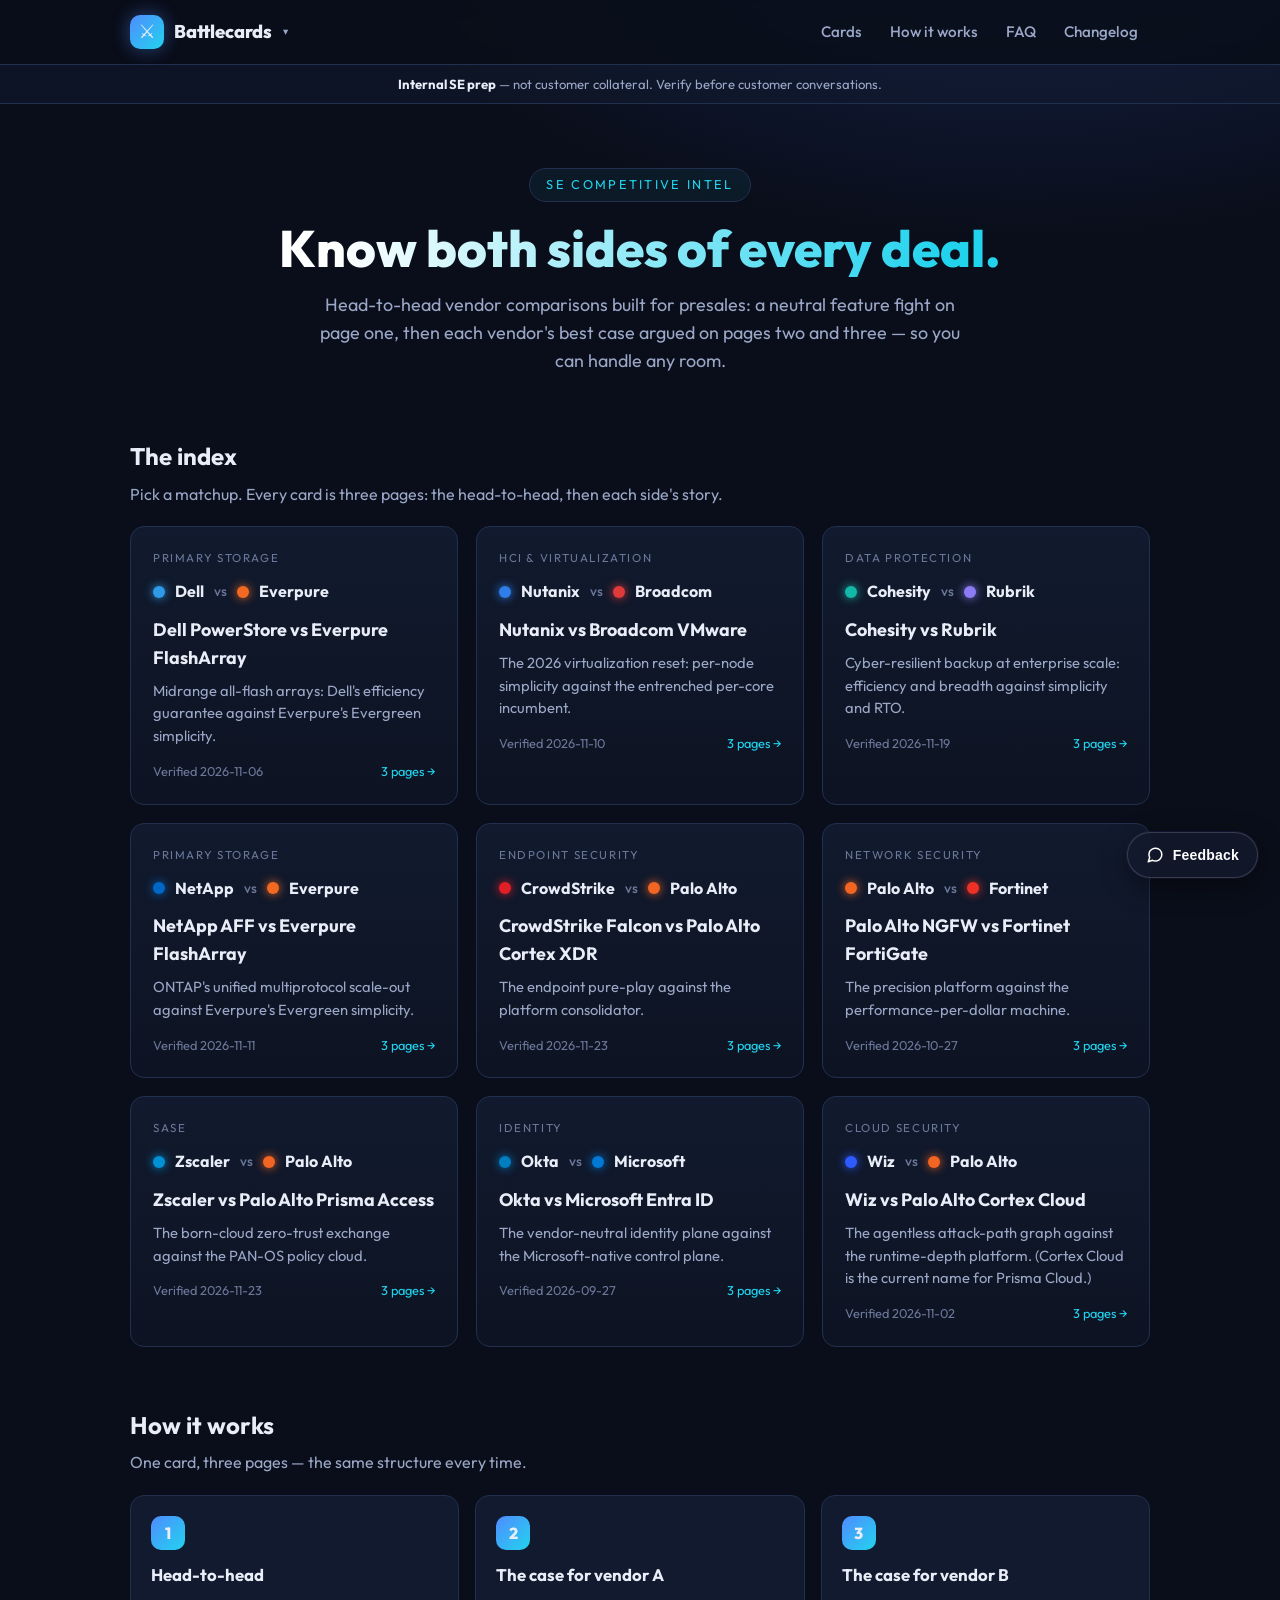
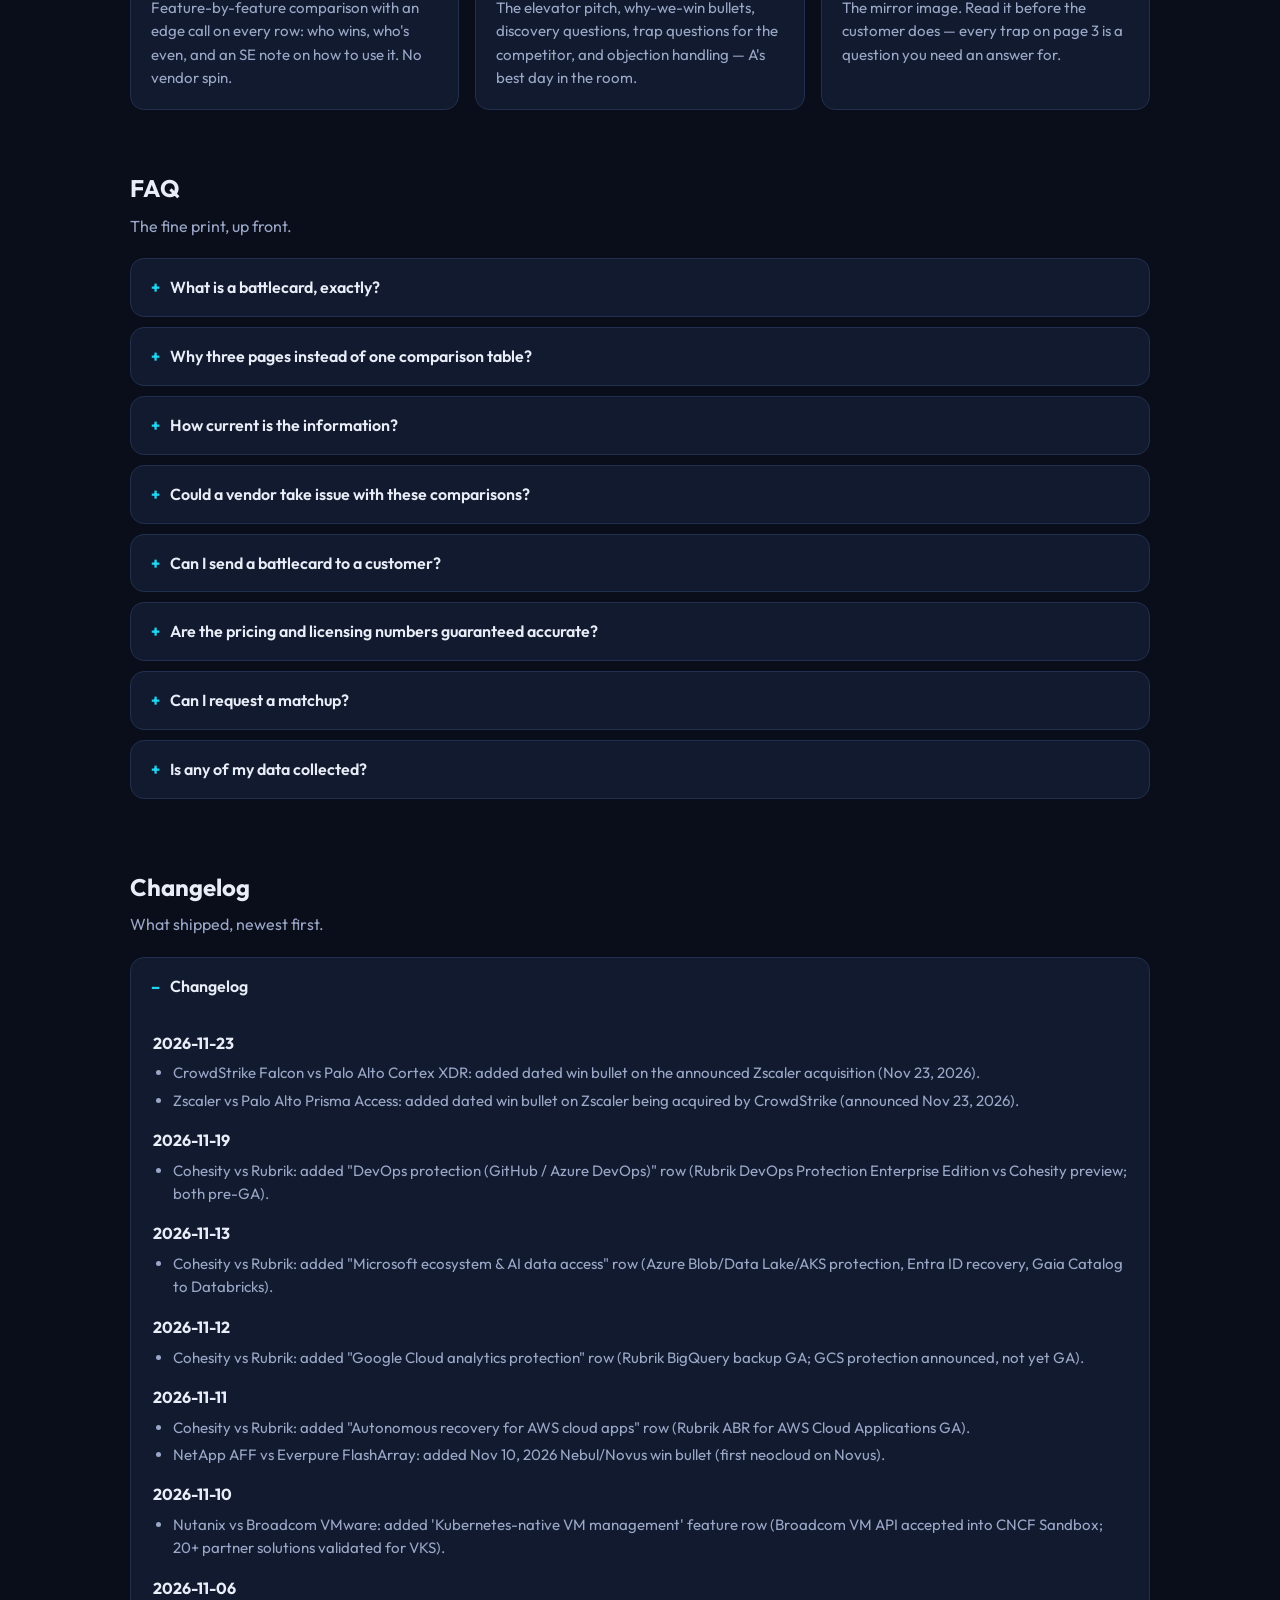
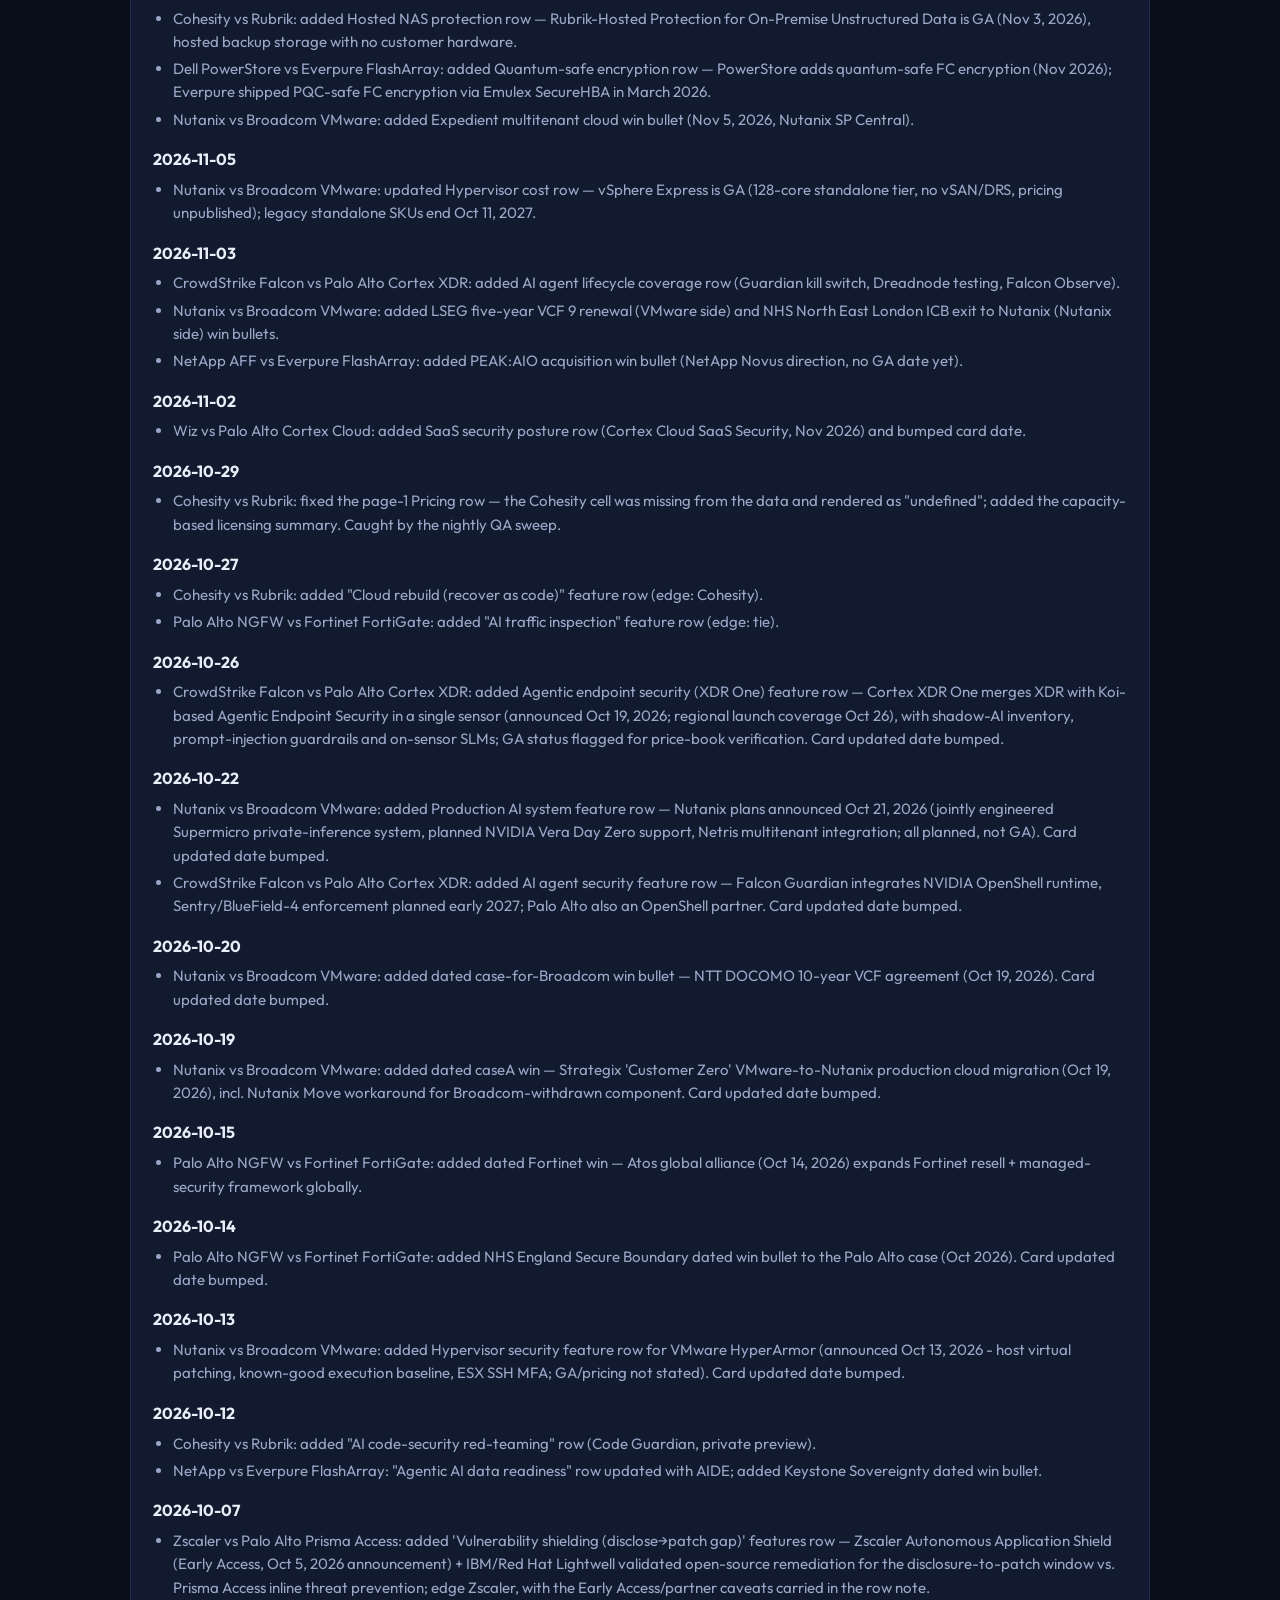
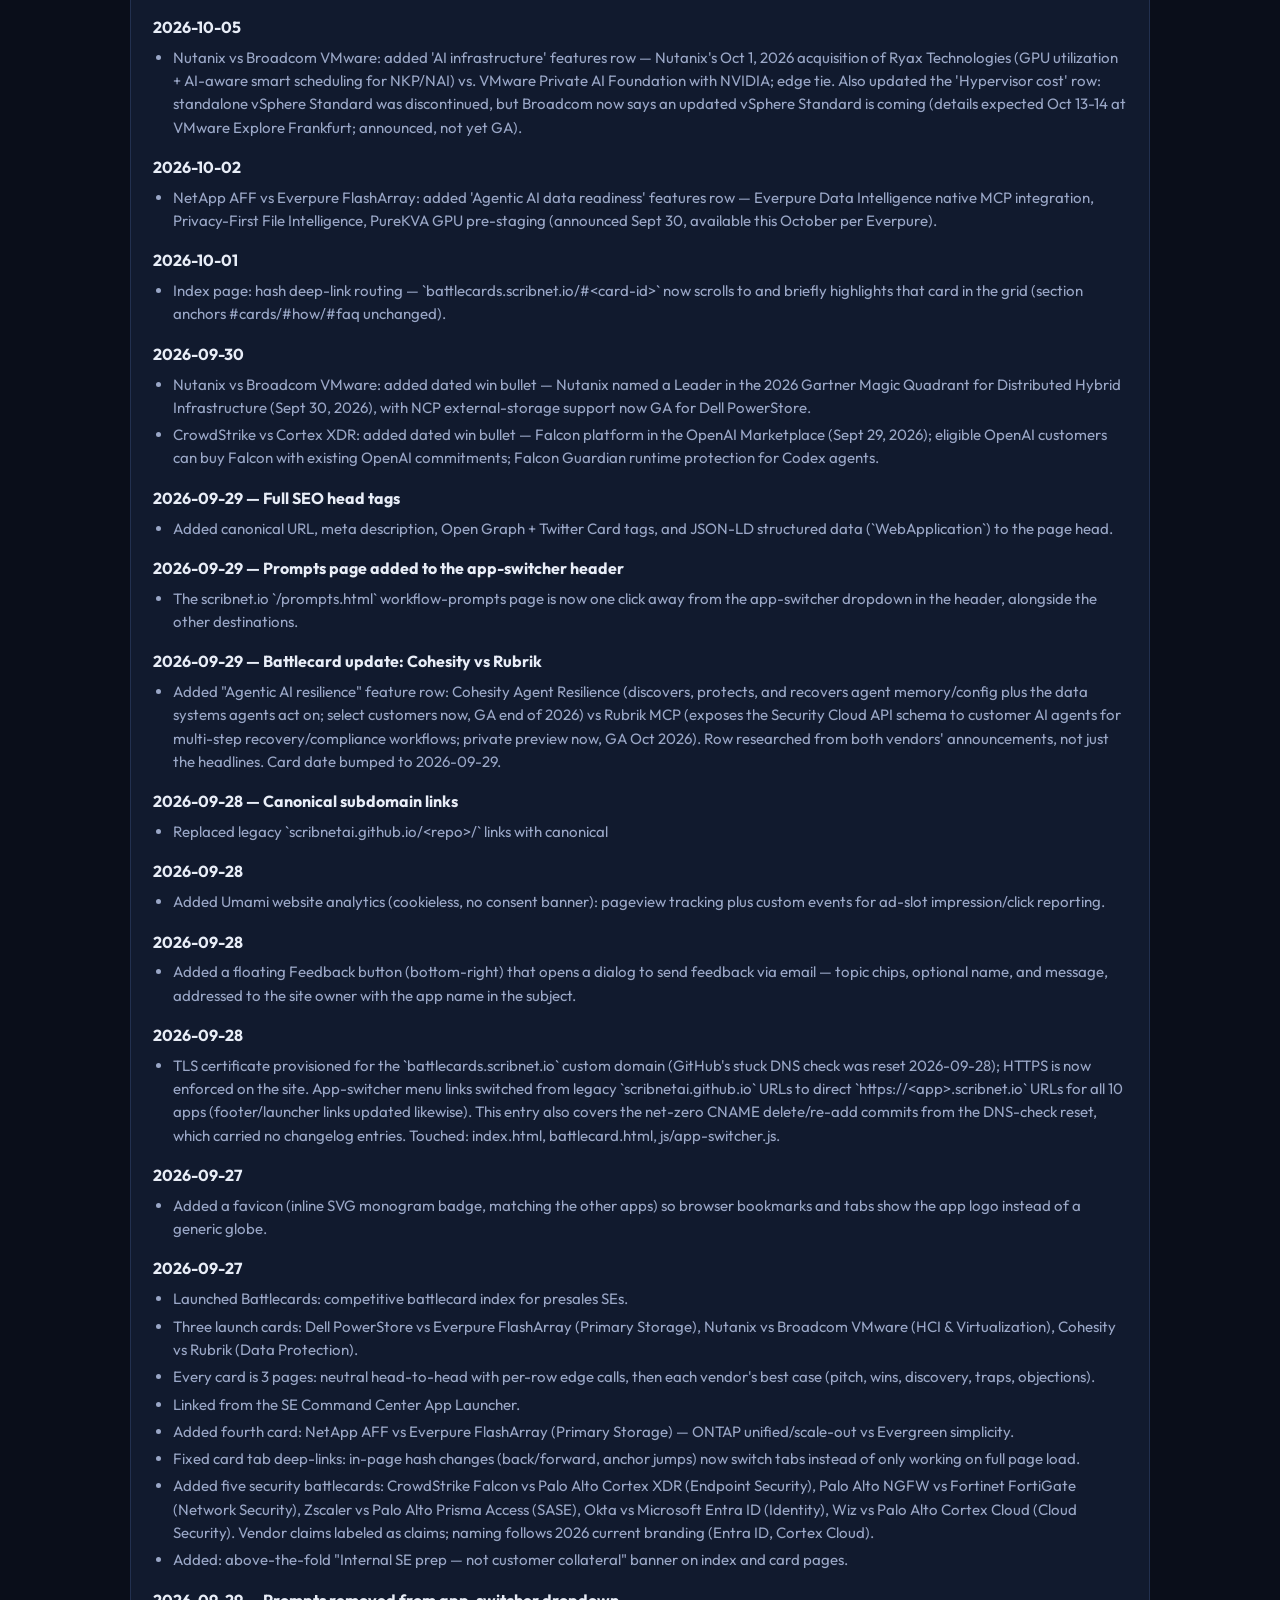
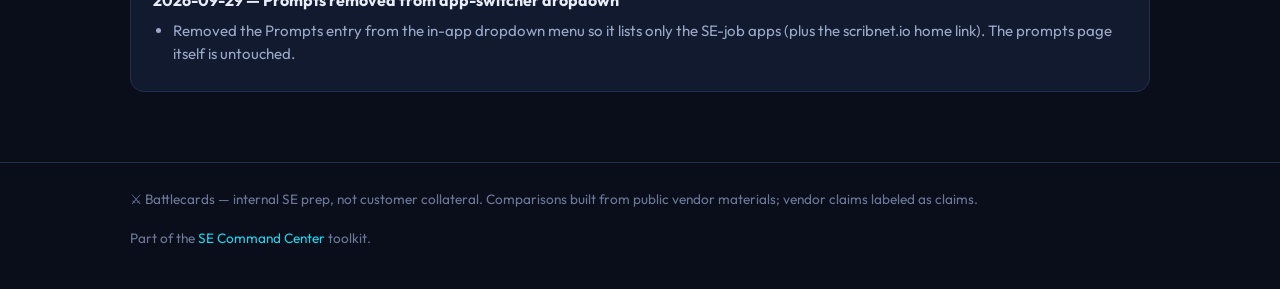
<file: index.html>
<!DOCTYPE html>
<html lang="en">
<head>
<meta charset="UTF-8">
<meta name="viewport" content="width=device-width, initial-scale=1.0">
<title>Battlecards — Know both sides of every deal</title>
<link rel="stylesheet" href="styles.css?v=3">
<!-- PWA: installable home-screen app -->
<link rel="manifest" href="/manifest.webmanifest">
<meta name="theme-color" content="#0a0e1a">
<meta name="mobile-web-app-capable" content="yes">
<meta name="apple-mobile-web-app-capable" content="yes">
<meta name="apple-mobile-web-app-status-bar-style" content="black-translucent">
<meta name="apple-mobile-web-app-title" content="Battlecards">
<link rel="apple-touch-icon" href="/apple-touch-icon.png">
<link rel="icon" href="data:image/svg+xml,<svg xmlns='http://www.w3.org/2000/svg' viewBox='0 0 100 100'><rect width='100' height='100' rx='20' fill='%234f8cff'/><text x='50' y='68' font-size='52' text-anchor='middle' fill='white' font-family='sans-serif' font-weight='bold'>BC</text></svg>">
<!-- Analytics: Umami (cookieless, no consent banner) -->
<script defer src="https://cloud.umami.is/script.js" data-website-id="025bed5c-dced-450a-a701-95f7cd065922"></script>
<!-- SEO -->
<link rel="canonical" href="https://battlecards.scribnet.io/">
<meta name="description" content="Competitive battlecards for infrastructure deals — know both sides of every deal.">
<meta property="og:type" content="website">
<meta property="og:site_name" content="ScribNet">
<meta property="og:title" content="Battlecards — Know both sides of every deal">
<meta property="og:description" content="Competitive battlecards for infrastructure deals — know both sides of every deal.">
<meta property="og:url" content="https://battlecards.scribnet.io/">
<meta property="og:image" content="https://battlecards.scribnet.io/icon-512.png">
<meta name="twitter:card" content="summary_large_image">
<meta name="twitter:title" content="Battlecards — Know both sides of every deal">
<meta name="twitter:description" content="Competitive battlecards for infrastructure deals — know both sides of every deal.">
<meta name="twitter:image" content="https://battlecards.scribnet.io/icon-512.png">
<script type="application/ld+json">
{
  "@context": "https://schema.org",
  "@type": "WebApplication",
  "name": "Battlecards",
  "url": "https://battlecards.scribnet.io/",
  "applicationCategory": "BusinessApplication",
  "operatingSystem": "Web",
  "description": "Competitive battlecards for infrastructure deals \u2014 know both sides of every deal."
}
</script>
</head>
<body>
<header class="site">
  <div class="wrap">
    <div class="brand-dropdown" id="brandDropdown">
      <button class="brand" id="brandHome" aria-haspopup="true" aria-expanded="false" title="Switch app">
        <span class="glyph">⚔️</span>Battlecards
        <span class="brand-caret">▾</span>
      </button>
      <div class="brand-menu" id="brandMenu" role="menu" aria-label="Switch app"></div>
    </div>
    <nav class="site">
      <a href="#cards">Cards</a>
      <a href="#how">How it works</a>
      <a href="#faq">FAQ</a>
      <a href="#changelog">Changelog</a>
    </nav>
  </div>
</header>

<div class="internal-note"><p><strong>Internal SE prep</strong> — not customer collateral. Verify before customer conversations.</p></div>

<div class="wrap">
  <div class="hero">
    <span class="kicker">SE competitive intel</span>
    <h1>Know both sides of every deal.</h1>
    <p class="lede">Head-to-head vendor comparisons built for presales: a neutral feature fight on page one, then each vendor's best case argued on pages two and three — so you can handle any room.</p>
  </div>

  <section class="block" id="cards">
    <h2 class="sec">The index</h2>
    <p class="sec-sub">Pick a matchup. Every card is three pages: the head-to-head, then each side's story.</p>
    <div class="grid" id="card-grid"></div>
  </section>

  <section class="block" id="how">
    <h2 class="sec">How it works</h2>
    <p class="sec-sub">One card, three pages — the same structure every time.</p>
    <div class="steps">
      <div class="step">
        <div class="n">1</div>
        <h3>Head-to-head</h3>
        <p>Feature-by-feature comparison with an edge call on every row: who wins, who's even, and an SE note on how to use it. No vendor spin.</p>
      </div>
      <div class="step">
        <div class="n">2</div>
        <h3>The case for vendor A</h3>
        <p>The elevator pitch, why-we-win bullets, discovery questions, trap questions for the competitor, and objection handling — A's best day in the room.</p>
      </div>
      <div class="step">
        <div class="n">3</div>
        <h3>The case for vendor B</h3>
        <p>The mirror image. Read it before the customer does — every trap on page 3 is a question you need an answer for.</p>
      </div>
    </div>
  </section>

  <section class="block" id="faq">
    <h2 class="sec">FAQ</h2>
    <p class="sec-sub">The fine print, up front.</p>
    <details class="faq">
      <summary>What is a battlecard, exactly?</summary>
      <div class="body"><p>A competitive cheat sheet for presales: the positioning, discovery questions, trap questions, and objection handling you need when a deal turns into vendor A vs. vendor B. Built for SE prep — not customer collateral.</p></div>
    </details>
    <details class="faq">
      <summary>Why three pages instead of one comparison table?</summary>
      <div class="body"><p>A table tells you who wins a feature. It doesn't tell you what the other rep will say in the room. Pages 2 and 3 argue each side's best case so you walk in knowing both scripts — including the traps aimed at your vendor.</p></div>
    </details>
    <details class="faq">
      <summary>How current is the information?</summary>
      <div class="body"><p>Every card shows a "last verified" date. Specs, pricing, and licensing change fast in this industry — verify against current vendor datasheets before any customer conversation. Vendor claims are labeled as claims.</p></div>
    </details>
    <details class="faq">
      <summary>Could a vendor take issue with these comparisons?</summary>
      <div class="body"><p>These cards are built from public vendor materials — datasheets, published pricing, analyst reports, and the vendors' own marketing claims. Competitive claims are explicitly labeled as claims ("Dell's claim"), every card carries a "last verified" date, and nothing here is presented as a vendor's official position. That's the same standard as any competitive cheat sheet an SE builds by hand. If you spot something outdated or misattributed, flag it and it gets corrected.</p></div>
    </details>
    <details class="faq">
      <summary>Can I send a battlecard to a customer?</summary>
      <div class="body"><p>No — don't. These are internal prep tools: trap questions and objection handling lose their value (and gain risk) outside the team. Use what you learn here to run a better meeting; keep the card itself internal.</p></div>
    </details>
    <details class="faq">
      <summary>Are the pricing and licensing numbers guaranteed accurate?</summary>
      <div class="body"><p>No. They're researched snapshots, accurate as of the card's "last verified" date. Vendor pricing and licensing shift constantly — treat every number as a starting point and verify against the current datasheet and your distributor quote before repeating it in a customer room.</p></div>
    </details>
    <details class="faq">
      <summary>Can I request a matchup?</summary>
      <div class="body"><p>Yes — new cards get added to the index as they're built. Ask Sparky for the matchup you need.</p></div>
    </details>
    <details class="faq">
      <summary>Is any of my data collected?</summary>
      <div class="body"><p>No. Like the other SE tools, this app is 100% client-side. Nothing you view or click leaves your browser.</p></div>
    </details>
  </section>

  <section class="block" id="changelog">
    <h2 class="sec">Changelog</h2>
    <p class="sec-sub">What shipped, newest first.</p>
    <details class="changelog" open>
      <summary>Changelog</summary>
      <div id="changelog-body"><p>Loading…</p></div>
    </details>
  </section>
</div>

<footer class="site">
  <div class="wrap">
    <span>⚔️ Battlecards — internal SE prep, not customer collateral. Comparisons built from public vendor materials; vendor claims labeled as claims.</span>
    <span>Part of the <a href="https://se-command-center.scribnet.io/">SE Command Center</a> toolkit.</span>
  </div>
</footer>

<script src="js/app-switcher.js?v=3"></script>
<script src="js/cards.js?v=4"></script>
<script src="js/app.js?v=2"></script>
<!-- ScribNet feedback widget: floating button + dialog, sends via user's email client (mailto). Self-contained: no external deps, no reliance on page CSS. -->
<style>
.snkf-btn{position:fixed;right:22px;bottom:22px;z-index:9990;display:flex;align-items:center;gap:9px;
  padding:12px 18px;border-radius:999px;cursor:pointer;font-family:Inter,-apple-system,"Segoe UI",Roboto,sans-serif;
  font-size:14px;font-weight:600;letter-spacing:.2px;color:#fff;
  background:rgba(20,26,46,.78);-webkit-backdrop-filter:blur(14px);backdrop-filter:blur(14px);
  border:1px solid rgba(255,255,255,.16);box-shadow:0 8px 28px rgba(0,0,0,.45),0 0 0 1px rgba(124,92,255,.12);
  transition:transform .18s ease,box-shadow .18s ease,border-color .18s ease;min-height:46px}
.snkf-btn:hover{transform:translateY(-2px);border-color:rgba(124,92,255,.55);box-shadow:0 12px 32px rgba(0,0,0,.5),0 0 18px rgba(124,92,255,.35)}
.snkf-btn:active{transform:translateY(0)}
.snkf-btn svg{width:18px;height:18px;flex:none}
.snkf-overlay{position:fixed;inset:0;z-index:9991;display:none;align-items:center;justify-content:center;
  background:rgba(4,6,12,.62);-webkit-backdrop-filter:blur(6px);backdrop-filter:blur(6px);padding:16px}
.snkf-overlay.open{display:flex}
.snkf-card{width:420px;max-width:100%;max-height:calc(100vh - 60px);overflow:auto;border-radius:20px;padding:26px 24px 22px;
  background:rgba(20,26,46,.92);-webkit-backdrop-filter:blur(20px);backdrop-filter:blur(20px);
  border:1px solid rgba(255,255,255,.14);box-shadow:0 24px 70px rgba(0,0,0,.6);
  font-family:Inter,-apple-system,"Segoe UI",Roboto,sans-serif;color:#eef1f8;
  animation:snkf-pop .22s cubic-bezier(.2,.9,.3,1.2)}
@keyframes snkf-pop{from{transform:scale(.94) translateY(10px);opacity:0}to{transform:none;opacity:1}}
.snkf-title{font-size:19px;font-weight:700;margin:0 0 4px}
.snkf-sub{font-size:13.5px;color:#9aa4c0;margin:0 0 18px;line-height:1.5}
.snkf-label{font-size:12px;font-weight:600;text-transform:uppercase;letter-spacing:.8px;color:#8b94b3;margin:0 0 8px}
.snkf-chips{display:flex;gap:8px;flex-wrap:wrap;margin-bottom:18px}
.snkf-chip{padding:8px 15px;border-radius:999px;border:1px solid rgba(255,255,255,.16);background:rgba(255,255,255,.05);
  color:#cfd6ea;font-size:13.5px;font-weight:600;cursor:pointer;font-family:inherit;transition:all .15s ease}
.snkf-chip:hover{border-color:rgba(124,92,255,.6);color:#fff}
.snkf-chip.sel{background:linear-gradient(135deg,#7c5cff,#38bdf8);border-color:transparent;color:#fff;box-shadow:0 4px 14px rgba(124,92,255,.4)}
.snkf-field{width:100%;box-sizing:border-box;border-radius:12px;border:1px solid rgba(255,255,255,.14);
  background:rgba(255,255,255,.05);color:#fff;font-family:inherit;font-size:14.5px;padding:11px 13px;margin-bottom:14px;outline:none;
  transition:border-color .15s ease}
.snkf-field::placeholder{color:#6b7490}
.snkf-field:focus{border-color:#7c5cff;box-shadow:0 0 0 3px rgba(124,92,255,.25)}
textarea.snkf-field{resize:vertical;min-height:110px;line-height:1.55}
.snkf-actions{display:flex;gap:10px;justify-content:flex-end;margin-top:4px}
.snkf-cancel{padding:11px 18px;border-radius:12px;border:1px solid rgba(255,255,255,.16);background:transparent;
  color:#cfd6ea;font-family:inherit;font-size:14px;font-weight:600;cursor:pointer}
.snkf-cancel:hover{background:rgba(255,255,255,.07)}
.snkf-send{padding:11px 22px;border-radius:12px;border:none;cursor:pointer;
  background:linear-gradient(135deg,#7c5cff,#38bdf8);color:#fff;font-family:inherit;font-size:14px;font-weight:700;
  box-shadow:0 6px 20px rgba(124,92,255,.45);transition:transform .15s ease,box-shadow .15s ease}
.snkf-send:hover{transform:translateY(-1px);box-shadow:0 8px 26px rgba(124,92,255,.6)}
.snkf-send:disabled{opacity:.45;cursor:default;transform:none}
.snkf-note{font-size:12px;color:#6b7490;margin:14px 0 0;text-align:center}
@media (max-width:480px){
  .snkf-overlay{align-items:flex-end;padding:0}
  .snkf-card{width:100%;border-radius:22px 22px 0 0;max-height:88vh}
  .snkf-btn{right:16px;bottom:16px;padding:12px 16px}
}
</style>
<button class="snkf-btn" id="snkfBtn" aria-label="Send feedback" aria-haspopup="dialog">
  <svg viewBox="0 0 24 24" fill="none" stroke="currentColor" stroke-width="2" stroke-linecap="round" stroke-linejoin="round" aria-hidden="true"><path d="M21 11.5a8.38 8.38 0 0 1-.9 3.8 8.5 8.5 0 0 1-7.6 4.7 8.38 8.38 0 0 1-3.8-.9L3 21l1.9-5.7a8.38 8.38 0 0 1-.9-3.8 8.5 8.5 0 0 1 4.7-7.6 8.38 8.38 0 0 1 3.8-.9h.5a8.48 8.48 0 0 1 8 8v.5z"/></svg>
  <span>Feedback</span>
</button>
<div class="snkf-overlay" id="snkfOverlay" role="dialog" aria-modal="true" aria-labelledby="snkfTitle">
  <div class="snkf-card">
    <h2 class="snkf-title" id="snkfTitle">Send feedback</h2>
    <p class="snkf-sub">Spotted a bug, have an idea, or just want to say hi? I read everything.</p>
    <p class="snkf-label">What's this about?</p>
    <div class="snkf-chips" id="snkfChips">
      <button type="button" class="snkf-chip sel" data-topic="Bug">Bug</button>
      <button type="button" class="snkf-chip" data-topic="Idea">Idea</button>
      <button type="button" class="snkf-chip" data-topic="Question">Question</button>
      <button type="button" class="snkf-chip" data-topic="Praise">Praise</button>
    </div>
    <p class="snkf-label">Your name <span style="text-transform:none;letter-spacing:0;opacity:.6">(optional)</span></p>
    <input class="snkf-field" id="snkfName" type="text" maxlength="80" placeholder="Jane SE" autocomplete="name">
    <p class="snkf-label">Message</p>
    <textarea class="snkf-field" id="snkfMsg" maxlength="2000" placeholder="What's on your mind?"></textarea>
    <div class="snkf-actions">
      <button type="button" class="snkf-cancel" id="snkfCancel">Cancel</button>
      <button type="button" class="snkf-send" id="snkfSend" disabled>Send via email</button>
    </div>
    <p class="snkf-note">Opens your email app with the message addressed to me.</p>
  </div>
</div>
<script>
(function(){
  var TO = "scribnet.ai@gmail.com";
  var btn = document.getElementById("snkfBtn"),
      overlay = document.getElementById("snkfOverlay"),
      cancel = document.getElementById("snkfCancel"),
      send = document.getElementById("snkfSend"),
      nameEl = document.getElementById("snkfName"),
      msgEl = document.getElementById("snkfMsg"),
      chips = document.getElementById("snkfChips"),
      topic = "Bug";
  function open(){ overlay.classList.add("open"); setTimeout(function(){ msgEl.focus(); }, 60); }
  function close(){ overlay.classList.remove("open"); btn.focus(); }
  btn.addEventListener("click", open);
  cancel.addEventListener("click", close);
  overlay.addEventListener("click", function(e){ if (e.target === overlay) close(); });
  document.addEventListener("keydown", function(e){ if (e.key === "Escape" && overlay.classList.contains("open")) close(); });
  chips.addEventListener("click", function(e){
    var c = e.target.closest(".snkf-chip"); if (!c) return;
    chips.querySelectorAll(".snkf-chip").forEach(function(x){ x.classList.remove("sel"); });
    c.classList.add("sel"); topic = c.getAttribute("data-topic");
  });
  msgEl.addEventListener("input", function(){ send.disabled = !msgEl.value.trim(); });
  send.addEventListener("click", function(){
    var msg = msgEl.value.trim(); if (!msg) return;
    var subject = "[Feedback: " + topic + "] " + document.title;
    var body = msg + "\n\n— " + (nameEl.value.trim() || "Anonymous") + "\nPage: " + location.href;
    location.href = "mailto:" + TO + "?subject=" + encodeURIComponent(subject) + "&body=" + encodeURIComponent(body);
    close();
  });
})();
</script>

</body>
</html>
</file>
<file: styles.css>
/* Battlecards — same SE-tools form: dark navy, Outfit, glow accents */
@import url("https://fonts.googleapis.com/css2?family=Outfit:wght@300;400;500;600;700;800&display=swap");

:root {
  --bg: #0a0e1a;
  --bg2: #0d1322;
  --panel: #111a2e;
  --panel2: #152036;
  --line: #22304f;
  --ink: #e8edf7;
  --muted: #9aa7c7;
  --dim: #6b7899;
  --accent: #4f8cff;
  --accent2: #22d3ee;
  --good: #34d399;
  --warn: #fbbf24;
  --radius: 14px;
}

* { box-sizing: border-box; }
html { scroll-behavior: smooth; }
body {
  margin: 0;
  background: radial-gradient(1200px 600px at 80% -10%, #14224a 0%, var(--bg) 55%) fixed, var(--bg);
  color: var(--ink);
  font-family: "Outfit", system-ui, sans-serif;
  line-height: 1.55;
}
a { color: var(--accent2); text-decoration: none; }
a:hover { text-decoration: underline; }

.wrap { max-width: 1060px; margin: 0 auto; padding: 0 20px; }

/* ---------- header ---------- */
header.site {
  position: sticky; top: 0; z-index: 50;
  background: rgba(10, 14, 26, 0.88);
  backdrop-filter: blur(10px);
  border-bottom: 1px solid var(--line);
}
header.site .wrap { display: flex; align-items: center; gap: 18px; padding-top: 12px; padding-bottom: 12px; }
.brand { display: flex; align-items: center; gap: 10px; font-weight: 800; font-size: 1.15rem; color: var(--ink); }
.brand:hover { text-decoration: none; }
.brand .glyph {
  width: 34px; height: 34px; border-radius: 10px;
  display: grid; place-items: center; font-size: 1.2rem;
  background: linear-gradient(135deg, var(--accent), var(--accent2));
  box-shadow: 0 0 18px rgba(79, 140, 255, 0.45);
}
nav.site { margin-left: auto; display: flex; gap: 4px; flex-wrap: wrap; }
nav.site a { color: var(--muted); padding: 8px 12px; border-radius: 8px; font-weight: 500; font-size: 0.95rem; }
nav.site a:hover { color: var(--ink); background: var(--panel); text-decoration: none; }

/* ---------- internal-use banner ---------- */
.internal-note {
  border-bottom: 1px solid var(--line);
  background: rgba(17, 26, 46, 0.55);
}
.internal-note p {
  margin: 0 auto;
  max-width: 1060px;
  padding: 9px 20px;
  text-align: center;
  font-size: 0.82rem;
  color: var(--muted);
}
.internal-note strong { color: var(--ink); font-weight: 700; }

/* ---------- hero ---------- */
.hero { padding: 64px 0 34px; text-align: center; }
.hero .kicker {
  display: inline-block; font-size: 0.8rem; letter-spacing: 0.18em; text-transform: uppercase;
  color: var(--accent2); border: 1px solid var(--line); border-radius: 999px;
  padding: 6px 16px; margin-bottom: 18px; background: rgba(34, 211, 238, 0.06);
}
.hero h1 {
  font-size: clamp(2rem, 5vw, 3.2rem); font-weight: 800; margin: 0 0 14px; line-height: 1.12;
  background: linear-gradient(92deg, #fff 20%, var(--accent2) 80%);
  -webkit-background-clip: text; background-clip: text; color: transparent;
}
.hero p.lede { color: var(--muted); font-size: 1.12rem; max-width: 640px; margin: 0 auto; }

/* ---------- section titles ---------- */
section.block { padding: 30px 0; }
h2.sec { font-size: 1.5rem; margin: 0 0 6px; font-weight: 700; }
p.sec-sub { color: var(--muted); margin: 0 0 20px; }

/* ---------- index grid ---------- */
.grid { display: grid; grid-template-columns: repeat(auto-fill, minmax(300px, 1fr)); gap: 18px; }
.bcard {
  display: block; background: linear-gradient(180deg, var(--panel), var(--bg2));
  border: 1px solid var(--line); border-radius: var(--radius);
  padding: 22px; color: var(--ink); transition: transform 0.15s ease, border-color 0.15s ease, box-shadow 0.15s ease;
}
.bcard:hover { text-decoration: none; transform: translateY(-3px); border-color: var(--accent); box-shadow: 0 12px 32px rgba(79, 140, 255, 0.18); }
.bcard .cat {
  font-size: 0.72rem; letter-spacing: 0.14em; text-transform: uppercase; color: var(--dim); margin-bottom: 12px;
}
.bcard .vsline { display: flex; align-items: center; gap: 10px; margin-bottom: 12px; font-weight: 700; }
.bcard .vsline .dot { width: 12px; height: 12px; border-radius: 50%; flex: none; box-shadow: 0 0 10px currentColor; }
.bcard .vsline .vs { color: var(--dim); font-weight: 500; font-size: 0.85rem; }
.bcard h3 { margin: 0 0 8px; font-size: 1.12rem; }
.bcard p.sub { color: var(--muted); font-size: 0.92rem; margin: 0 0 14px; }
.bcard .meta { display: flex; justify-content: space-between; color: var(--dim); font-size: 0.8rem; }
.bcard .meta .pages { color: var(--accent2); }

/* ---------- steps / how it works ---------- */
.steps { display: grid; grid-template-columns: repeat(auto-fit, minmax(240px, 1fr)); gap: 16px; }
.step { background: var(--panel); border: 1px solid var(--line); border-radius: var(--radius); padding: 20px; }
.step .n {
  width: 34px; height: 34px; border-radius: 10px; display: grid; place-items: center;
  font-weight: 800; background: linear-gradient(135deg, var(--accent), var(--accent2)); margin-bottom: 12px;
}
.step h3 { margin: 0 0 8px; font-size: 1.05rem; }
.step p { margin: 0; color: var(--muted); font-size: 0.94rem; }

/* ---------- FAQ ---------- */
details.faq { background: var(--panel); border: 1px solid var(--line); border-radius: var(--radius); margin-bottom: 10px; }
details.faq summary { cursor: pointer; padding: 16px 20px; font-weight: 600; list-style: none; }
details.faq summary::-webkit-details-marker { display: none; }
details.faq summary::before { content: "+"; color: var(--accent2); font-weight: 800; margin-right: 10px; }
details.faq[open] summary::before { content: "–"; }
details.faq .body { padding: 0 20px 18px; color: var(--muted); }
details.faq .body p { margin: 0 0 8px; }

/* ---------- changelog ---------- */
details.changelog { background: var(--panel); border: 1px solid var(--line); border-radius: var(--radius); }
details.changelog summary { cursor: pointer; padding: 16px 20px; font-weight: 600; list-style: none; }
details.changelog summary::-webkit-details-marker { display: none; }
details.changelog summary::before { content: "+"; color: var(--accent2); font-weight: 800; margin-right: 10px; }
details.changelog[open] summary::before { content: "–"; }
#changelog-body { padding: 0 22px 20px; color: var(--muted); }
#changelog-body h3 { color: var(--ink); font-size: 1rem; margin: 16px 0 6px; }
#changelog-body ul { margin: 0 0 6px; padding-left: 20px; }
#changelog-body li { margin-bottom: 4px; font-size: 0.94rem; }

/* ---------- battlecard page ---------- */
.backlink { display: inline-block; margin: 22px 0 6px; color: var(--muted); font-size: 0.92rem; }
.backlink:hover { color: var(--ink); }

.duel {
  display: grid; grid-template-columns: 1fr auto 1fr; gap: 14px; align-items: stretch;
  margin: 18px 0 8px;
}
.contender {
  border-radius: var(--radius); padding: 22px; background: var(--panel);
  border: 1px solid var(--line); border-top: 4px solid var(--vc);
  box-shadow: 0 0 24px color-mix(in srgb, var(--vc) 18%, transparent);
}
.contender .vname { font-size: 0.78rem; letter-spacing: 0.12em; text-transform: uppercase; color: var(--muted); }
.contender h2 { margin: 4px 0 8px; font-size: 1.5rem; }
.contender p.tag { margin: 0; color: var(--muted); font-size: 0.95rem; }
.vs-badge {
  align-self: center; width: 58px; height: 58px; border-radius: 50%;
  display: grid; place-items: center; font-weight: 800; font-size: 1.05rem;
  background: linear-gradient(135deg, var(--accent), var(--accent2));
  box-shadow: 0 0 26px rgba(79, 140, 255, 0.5);
}
.duel-sub { text-align: center; color: var(--dim); font-size: 0.85rem; margin-bottom: 20px; }

/* tabs */
.tabs { display: flex; gap: 8px; margin: 10px 0 22px; flex-wrap: wrap; }
.tab {
  border: 1px solid var(--line); background: var(--panel); color: var(--muted);
  border-radius: 999px; padding: 10px 20px; font-family: inherit; font-size: 0.95rem; font-weight: 600; cursor: pointer;
}
.tab:hover { color: var(--ink); border-color: var(--accent); }
.tab.active {
  color: #fff; border-color: transparent;
  background: linear-gradient(135deg, var(--accent), var(--accent2));
  box-shadow: 0 0 18px rgba(79, 140, 255, 0.4);
}
.tab .pg { opacity: 0.75; font-weight: 500; margin-right: 6px; }

/* score strip */
.score { background: var(--panel); border: 1px solid var(--line); border-radius: var(--radius); padding: 18px 22px; margin-bottom: 20px; }
.score .bar { display: flex; height: 14px; border-radius: 999px; overflow: hidden; background: #0a0f1e; margin-bottom: 10px; }
.score .bar div { transition: width 0.8s ease; }
.score .legend { display: flex; gap: 18px; flex-wrap: wrap; font-size: 0.9rem; color: var(--muted); }
.score .legend b { color: var(--ink); }
.score .legend .sw { display: inline-block; width: 10px; height: 10px; border-radius: 3px; margin-right: 6px; }

/* feature rows */
.feat { background: var(--panel); border: 1px solid var(--line); border-radius: var(--radius); padding: 20px 22px; margin-bottom: 14px; }
.feat .head { display: flex; align-items: center; gap: 12px; margin-bottom: 12px; }
.feat .head h3 { margin: 0; font-size: 1.02rem; text-transform: uppercase; letter-spacing: 0.06em; font-size: 0.92rem; }
.edge { margin-left: auto; font-size: 0.75rem; font-weight: 700; letter-spacing: 0.08em; text-transform: uppercase;
  padding: 5px 12px; border-radius: 999px; white-space: nowrap; }
.edge.a { background: color-mix(in srgb, var(--va) 18%, transparent); color: var(--va); border: 1px solid color-mix(in srgb, var(--va) 45%, transparent); }
.edge.b { background: color-mix(in srgb, var(--vb) 18%, transparent); color: var(--vb); border: 1px solid color-mix(in srgb, var(--vb) 45%, transparent); }
.edge.tie { background: rgba(154, 167, 199, 0.1); color: var(--muted); border: 1px solid var(--line); }
.feat .cols { display: grid; grid-template-columns: 1fr 1fr; gap: 14px; }
.feat .col { background: var(--bg2); border: 1px solid var(--line); border-radius: 10px; padding: 14px 16px; }
.feat .col .who { font-size: 0.75rem; font-weight: 700; letter-spacing: 0.1em; text-transform: uppercase; margin-bottom: 6px; }
.feat .col.ca .who { color: var(--va); }
.feat .col.cb .who { color: var(--vb); }
.feat .col p { margin: 0; font-size: 0.94rem; color: var(--ink); }
.feat .note { margin: 12px 0 0; font-size: 0.88rem; color: var(--muted); border-left: 3px solid var(--accent); padding-left: 12px; }
@media (max-width: 640px) { .feat .cols { grid-template-columns: 1fr; } .duel { grid-template-columns: 1fr; } .vs-badge { margin: 0 auto; } }

.takeaway {
  background: linear-gradient(135deg, rgba(79, 140, 255, 0.12), rgba(34, 211, 238, 0.08));
  border: 1px solid var(--accent); border-radius: var(--radius); padding: 20px 24px; margin: 22px 0;
}
.takeaway h3 { margin: 0 0 8px; font-size: 1rem; color: var(--accent2); }
.takeaway p { margin: 0; font-size: 1.02rem; }
.fineprint { color: var(--dim); font-size: 0.82rem; margin: 18px 0 8px; }

/* case pages */
.pitch { font-size: 1.12rem; color: var(--ink); background: var(--panel); border: 1px solid var(--line);
  border-left: 4px solid var(--vc); border-radius: 10px; padding: 18px 22px; margin-bottom: 22px; }
.case-sec { margin-bottom: 26px; }
.case-sec h3 { font-size: 1.05rem; margin: 0 0 12px; display: flex; align-items: center; gap: 10px; }
.case-sec h3 .ico { width: 30px; height: 30px; border-radius: 8px; display: grid; place-items: center;
  background: linear-gradient(135deg, var(--accent), var(--accent2)); font-size: 1rem; }
.case-sec ul { margin: 0; padding: 0; list-style: none; }
.case-sec li { background: var(--panel); border: 1px solid var(--line); border-radius: 10px; padding: 12px 16px; margin-bottom: 8px; font-size: 0.95rem; }
.case-sec li strong { color: var(--accent2); }
.qa { background: var(--panel); border: 1px solid var(--line); border-radius: 10px; padding: 14px 18px; margin-bottom: 10px; }
.qa .q { font-weight: 700; margin-bottom: 6px; }
.qa .q::before { content: "Q: "; color: var(--warn); }
.qa .a { color: var(--muted); font-size: 0.94rem; }
.qa .a::before { content: "A: "; color: var(--good); font-weight: 700; }

/* ---------- footer ---------- */
footer.site { border-top: 1px solid var(--line); margin-top: 40px; padding: 26px 0 40px; color: var(--dim); font-size: 0.85rem; }
footer.site .wrap { display: flex; gap: 18px; flex-wrap: wrap; justify-content: space-between; }

/* ---- app switcher (top-left dropdown) ---- */
.brand-dropdown{position:relative}
button.brand{background:none;border:0;cursor:pointer;font:inherit;padding:6px 10px;margin:-6px -10px;border-radius:10px;color:var(--ink);display:flex;align-items:center;gap:10px;font-weight:800;font-size:1.15rem}
button.brand:hover{background:rgba(255,255,255,.05);text-decoration:none}
.brand-caret{font-size:.65rem;color:var(--muted);margin-left:1px}
.brand-menu{position:absolute;top:calc(100% + 10px);left:0;min-width:248px;background:var(--panel);border:1px solid var(--line);border-radius:14px;padding:6px;box-shadow:0 16px 40px rgba(0,0,0,.5);display:none;z-index:60}
.brand-dropdown.open .brand-menu{display:block}
.brand-item{display:flex;align-items:center;gap:10px;width:100%;padding:9px 12px;border-radius:9px;color:var(--ink);text-decoration:none;font-size:.9rem;background:none;border:0;cursor:pointer;font-family:inherit;text-align:left;box-sizing:border-box}
.brand-item:hover{background:rgba(80,140,255,.12);text-decoration:none}
.brand-item .bi{font-size:1.05rem;line-height:1}
.brand-item.is-current{color:var(--accent2);font-weight:700}
.brand-item .cur{margin-left:auto;font-size:.7rem;color:var(--muted);font-weight:400}

/* Hash deep-link highlight (js/app.js routeCardHash) */
.bcard { outline: 2px solid transparent; outline-offset: 4px; transition: outline-color 1s ease; }
.bcard.flash { outline-color: var(--accent); }
</file>
